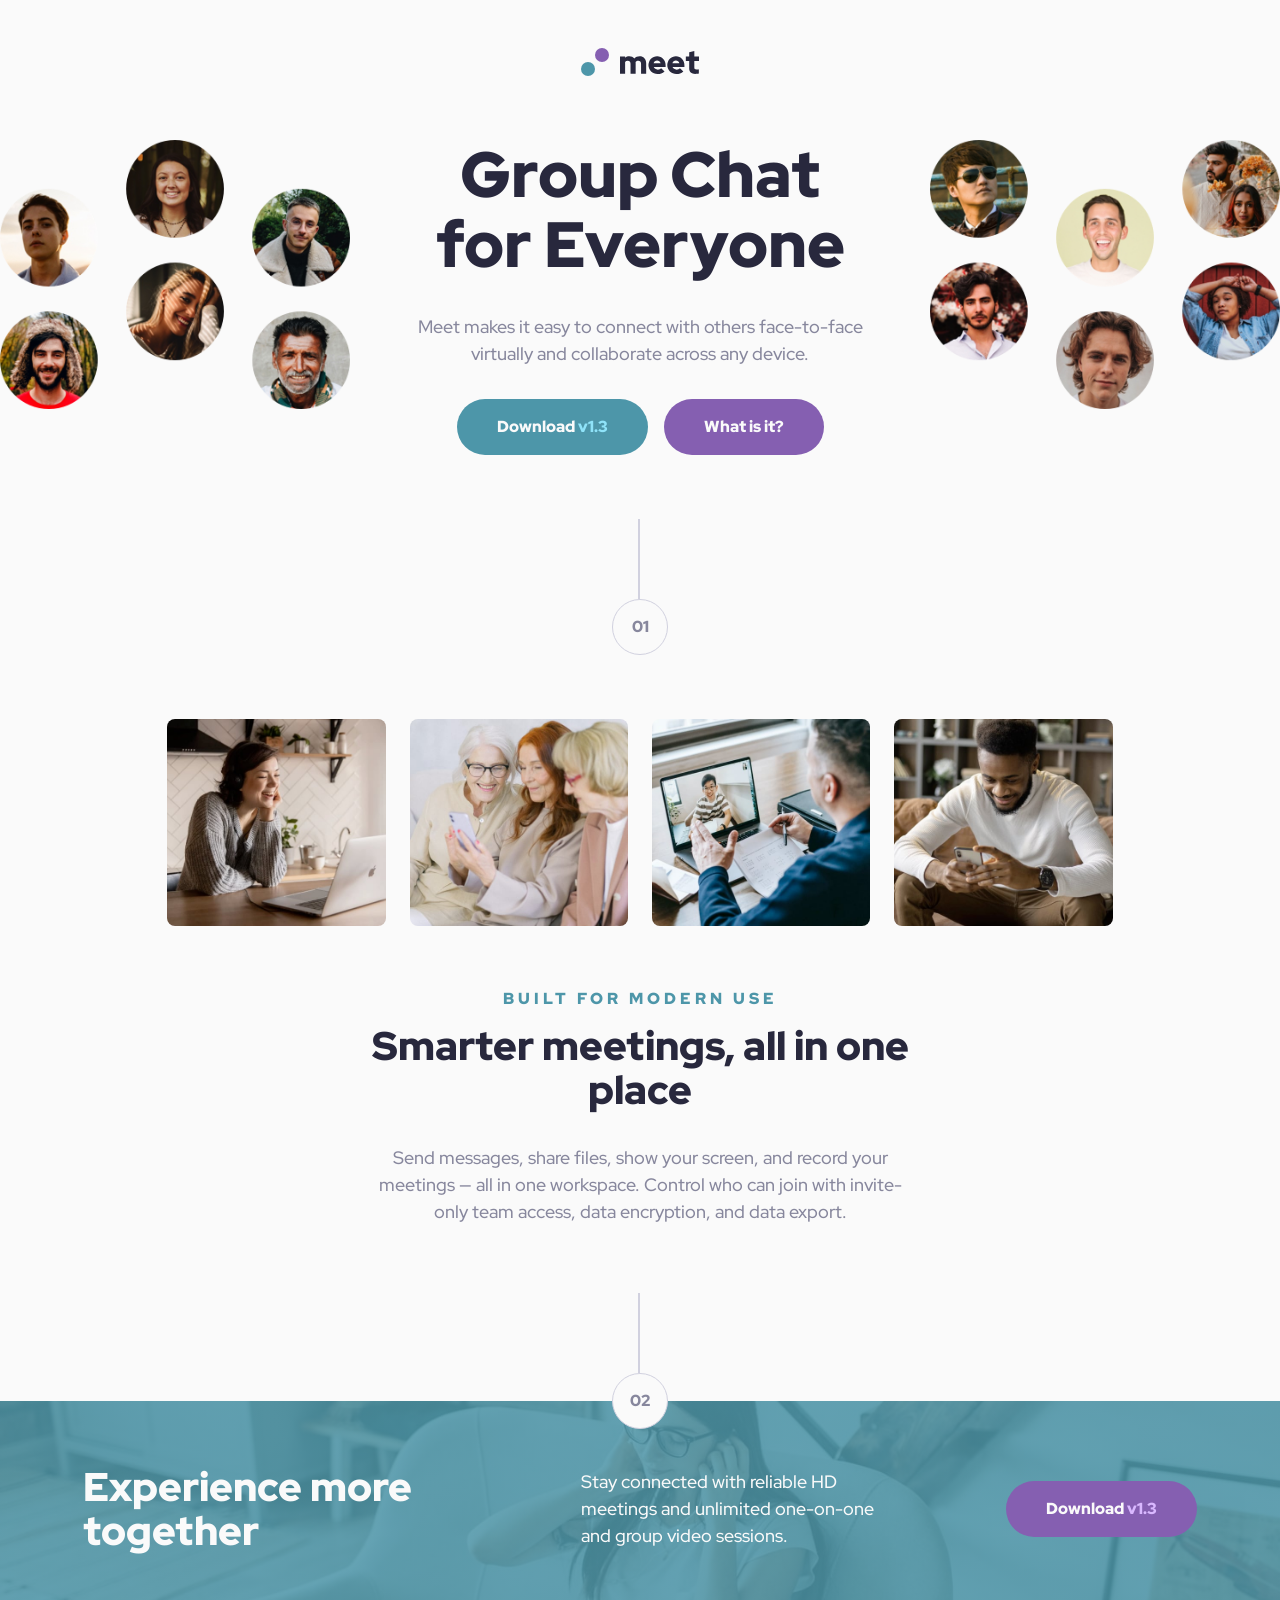
<file: index.html>
<!DOCTYPE html>
<html lang="en">
<head>
  <meta charset="UTF-8">
  <meta name="viewport" content="width=device-width, initial-scale=1.0">
  <meta name="description" content="A website where everyone you know can connect together in a group chat.">
  <link rel="icon" type="image/png" sizes="32x32" href="./assets/favicon-32x32.png">
  <link rel="stylesheet" href="./stylesheets/style.css"> 
  <title>Meet landing page</title>
</head>
<body>
  <header>
    <img
      src="./assets/logo.svg"
      alt="Meet logo"
      class="meet-logo"
      width="119"
      height="28">
  </header>
  <main>
    <section class="hero-wrapper">
      <div class="hero-images-wrapper">
        <img
          src="./assets/desktop/image-hero-left.png"
          alt=""
          width="394"
          height="303"
          class="hero-desktop-left hero">
        <img
          src="./assets/desktop/image-hero-right.png"
          alt=""
          width="394"
          height="303"
          class="hero-desktop-right hero">
      </div>
      <div class="hero-text-content">
        <h1
          class="text-preset-1">
          Group Chat for Everyone
        </h1>
        <p class="text-preset-4">
          Meet makes it easy to connect with others face-to-face virtually and collaborate across any device.
        </p>
        <div class="button-wrapper">
          <button class="button download-button text-preset-5">
            Download <span class="version-number">v1.3</span>
          </button>
          <button class="button what-is-it-button text-preset-5">
            What is it?
          </button>
        </div>
      </div>
    </section>

    <section class="main-content">
      <div class="number-graphic-wrapper" aria-hidden="true">
        <div class="number-rectangle"></div>
        <span class="number text-preset-5">01</span>
      </div>
      <div class="image-collage-wrapper">
        <img
          src="./assets/desktop/image-woman-in-videocall.jpg"
          alt="Woman on a video call"
          width="510"
          height="484">
        <img
          src="./assets/desktop/image-women-videochatting.jpg"
          alt="Women chatting"
          width="510"
          height="484">
        <img
          src="./assets/desktop/image-men-in-meeting.jpg"
          alt="Men in a meeting"
          width="510"
          height="484">
        <img
          src="./assets/desktop/image-man-texting.jpg"
          alt="Man texting."
          width="510"
          height="484">
      </div>
      <div class="text-wrapper">
        <p class="introductory-label text-preset-3">Built for modern use</p>

        <h2 class="text-preset-2">Smarter meetings, all in one place</h2>

        <p class="text-preset-4">Send messages, share files, show your screen, and record your meetings — all in one 
        workspace. Control who can join with invite-only team access, data encryption, and data export.</p>
      </div>
    </section>

    <footer>
      <div class="number-graphic-wrapper" aria-hidden="true">
        <div class="number-rectangle"></div>
        <div class="number text-preset-5">02</div>
      </div>
      <div class="footer-content">
        <h2 class="text-preset-2">Experience more together</h2>
        <p class="text-preset-4">Stay connected with reliable HD meetings and unlimited one-on-one and group video sessions.</p>
        <button class="button text-preset-5">Download <span>v1.3</span></button>
      </div>
    </footer>
  </main>
</body>
</html>
</file>
<file: stylesheets/style.css>
* {
  box-sizing: border-box;
  margin: 0;
  padding: 0;
}

@font-face {
  font-family: RedHatDisplay;
  src: url(../assets/fonts/Red_Hat_Display/RedHatDisplay-VariableFont_wght.ttf);
  font-weight: 500 900;
  font-display: swap;
}
.text-preset-1 {
  font-family: RedHatDisplay, sans-serif;
  font-weight: 900;
  line-height: 1.1;
}
@media (width <= 660px) {
  .text-preset-1 {
    font-size: 2.5rem;
  }
}
@media (660px < width <= 1024px) {
  .text-preset-1 {
    font-size: 3rem;
  }
}
@media (1024px < width) {
  .text-preset-1 {
    font-size: 4rem;
  }
}

.text-preset-2 {
  font-family: RedHatDisplay, sans-serif;
  font-weight: 900;
  line-height: 1.1;
}
@media (width <= 660px) {
  .text-preset-2 {
    font-size: 2rem;
  }
}
@media (660px < width <= 1024px) {
  .text-preset-2 {
    font-size: 2.25rem;
  }
}
@media (1024px < width) {
  .text-preset-2 {
    font-size: 2.5rem;
  }
}

.text-preset-3 {
  font-family: RedHatDisplay, sans-serif;
  font-weight: 900;
  line-height: 1.1;
  letter-spacing: 0.25rem;
}
@media (width <= 660px) {
  .text-preset-3 {
    font-size: 0.75rem;
  }
}
@media (660px < width <= 1024px) {
  .text-preset-3 {
    font-size: 0.875rem;
  }
}
@media (1024px < width) {
  .text-preset-3 {
    font-size: 1rem;
  }
}

.text-preset-4 {
  font-family: RedHatDisplay, sans-serif;
  font-weight: 500;
  line-height: 1.5;
}
@media (width <= 1024px) {
  .text-preset-4 {
    font-size: 1rem;
  }
}
@media (1024px < width) {
  .text-preset-4 {
    font-size: 1.125rem;
  }
}

.text-preset-5 {
  font-family: RedHatDisplay, sans-serif;
  font-weight: 900;
  line-height: 1.5;
  font-size: 1rem;
}

body {
  width: 100%;
  background-color: #fafafa;
}

header {
  width: 100%;
}

.meet-logo {
  display: block;
  margin: 3rem auto 0;
}

main {
  width: 100%;
}

.hero-wrapper {
  overflow: hidden;
  display: flex;
  flex-direction: column;
  align-items: center;
  margin: 4rem 0 2rem;
}

.hero-text-content {
  padding: 4rem 2rem 2rem;
  display: flex;
  flex-direction: column;
  gap: 0.5rem;
  align-items: center;
}

.hero-images-wrapper {
  display: flex;
  width: max(27rem, 100%);
}

.hero {
  width: 50%;
  height: auto;
  object-fit: cover;
  object-position: center;
}

.hero-text-content h1 {
  color: #28283d;
  text-align: center;
}

.hero-text-content p {
  color: #87879d;
  padding: 1.5rem 0;
  text-align: center;
}

.button-wrapper {
  display: flex;
  flex-direction: column;
  align-items: center;
  gap: 1rem;
}

.button {
  color: #fafafa;
  border-radius: 2rem;
  padding: 1rem 2.5rem;
  border: none;
  cursor: pointer;
}

.download-button {
  background-color: #4d96a9;
}

.download-button:hover,
.download-button:focus {
  background-color: #71C0D4;
}

.version-number {
  color: #8fe3f9;
}

.what-is-it-button {
  background-color: #855fb1;
}

.what-is-it-button:hover,
.what-is-it-button:focus {
  background-color: #B18BDD;
}

.main-content {
  padding: 2rem 2rem 4rem;
  display: flex;
  flex-direction: column;
  align-items: center;
  width: 100%;
}

.number-graphic-wrapper {
  position: relative;
  padding-top: 5rem;
}

.number-rectangle {
  position: absolute;
  left: 47%;
  top: 0;
  width: 0;
  height: 5rem;
  border: 1px solid #d1d1df;
}

.number {
  color: #87879d;
  border-radius: 50%;
  border: 1px solid #d1d1df;
  width: 3.5rem;
  height: 3.5rem;
  display: flex;
  justify-content: center;
  align-items: center;
}

.image-collage-wrapper {
  display: grid;
  grid-template: repeat(2, 1fr)/repeat(2, 1fr);
  gap: 1rem;
  margin: 4rem 0;
}

.image-collage-wrapper img {
  object-fit: cover;
  max-width: 100%;
  height: auto;
  border-radius: 0.5rem;
}

.text-wrapper {
  display: flex;
  flex-direction: column;
  align-items: center;
}

.main-content .introductory-label {
  color: #4d96a9;
  padding-bottom: 1rem;
  text-transform: uppercase;
}

.main-content h2 {
  color: #28283d;
  padding-bottom: 2rem;
  text-align: center;
}

.main-content p {
  color: #87879d;
  text-align: center;
}

footer {
  position: relative;
  background-size: cover;
  background-repeat: no-repeat;
  background-image: linear-gradient(rgba(77, 150, 169, 0.85), rgba(77, 150, 169, 0.85)), url(../assets/mobile/image-footer.jpg);
  color: #fafafa;
  display: flex;
  flex-direction: column;
  align-items: center;
  gap: 1.75rem;
  padding: 4rem 2rem;
  margin-top: 7rem;
  text-align: center;
}

footer .number-graphic-wrapper {
  position: absolute;
  top: -6.75rem;
  padding-top: 5rem;
}

footer .number {
  background-color: #fafafa;
}

footer .number-rectangle {
  position: absolute;
  left: 1.6rem;
  top: 0rem;
}

.footer-content {
  display: flex;
  flex-direction: column;
  align-items: center;
  gap: 1.5rem;
}

footer button {
  background-color: #855fb1;
}

footer button:hover,
footer button:focus {
  background-color: #B18BDD;
}

footer button span {
  color: #d9b8ff;
}

@media (660px < width) {
  .button-wrapper {
    flex-direction: row;
  }
  .image-collage-wrapper {
    grid-template: 1fr/repeat(4, 1fr);
    gap: 1.5rem;
  }
  .hero-text-content {
    padding-left: 0;
    padding-right: 0;
  }
}
@media (660px < width <= 1024px) {
  .hero-text-content {
    gap: 1.5rem;
    width: 58.3333333333%;
    margin: 0 auto;
  }
  .image-collage-wrapper {
    width: 88.5416666667%;
  }
  .main-content .text-wrapper {
    max-width: 31.5rem;
  }
  footer {
    background-image: linear-gradient(rgba(77, 150, 169, 0.85), rgba(77, 150, 169, 0.85)), url(../assets/tablet/image-footer.jpg);
  }
  .footer-content {
    width: 73.9583333333%;
  }
}
@media (1024px < width) {
  .hero-wrapper {
    width: 100%;
    margin: 0 auto;
    display: flex;
    flex-direction: row;
    justify-content: center;
    position: relative;
  }
  .hero {
    width: 27.3611111111%;
  }
  .hero-desktop-left {
    position: absolute;
    left: 0;
    top: 4rem;
  }
  .hero-desktop-right {
    position: absolute;
    right: 0;
    top: 4rem;
  }
  .hero-images-wrapper {
    width: 0;
  }
  .hero-text-content {
    max-width: 28rem;
  }
  .image-collage-wrapper {
    width: 77.7777777778%;
  }
  .main-content .text-wrapper {
    max-width: 34rem;
  }
  footer {
    background-image: linear-gradient(rgba(77, 150, 169, 0.85), rgba(77, 150, 169, 0.85)), url(../assets/desktop/image-footer.jpg);
  }
  .footer-content {
    flex-direction: row;
    text-align: left;
    justify-content: space-around;
  }
  footer h2 {
    width: 30.6944444444%;
  }
  footer p {
    width: 24.6527777778%;
  }
}

/*# sourceMappingURL=style.css.map */
</file>
